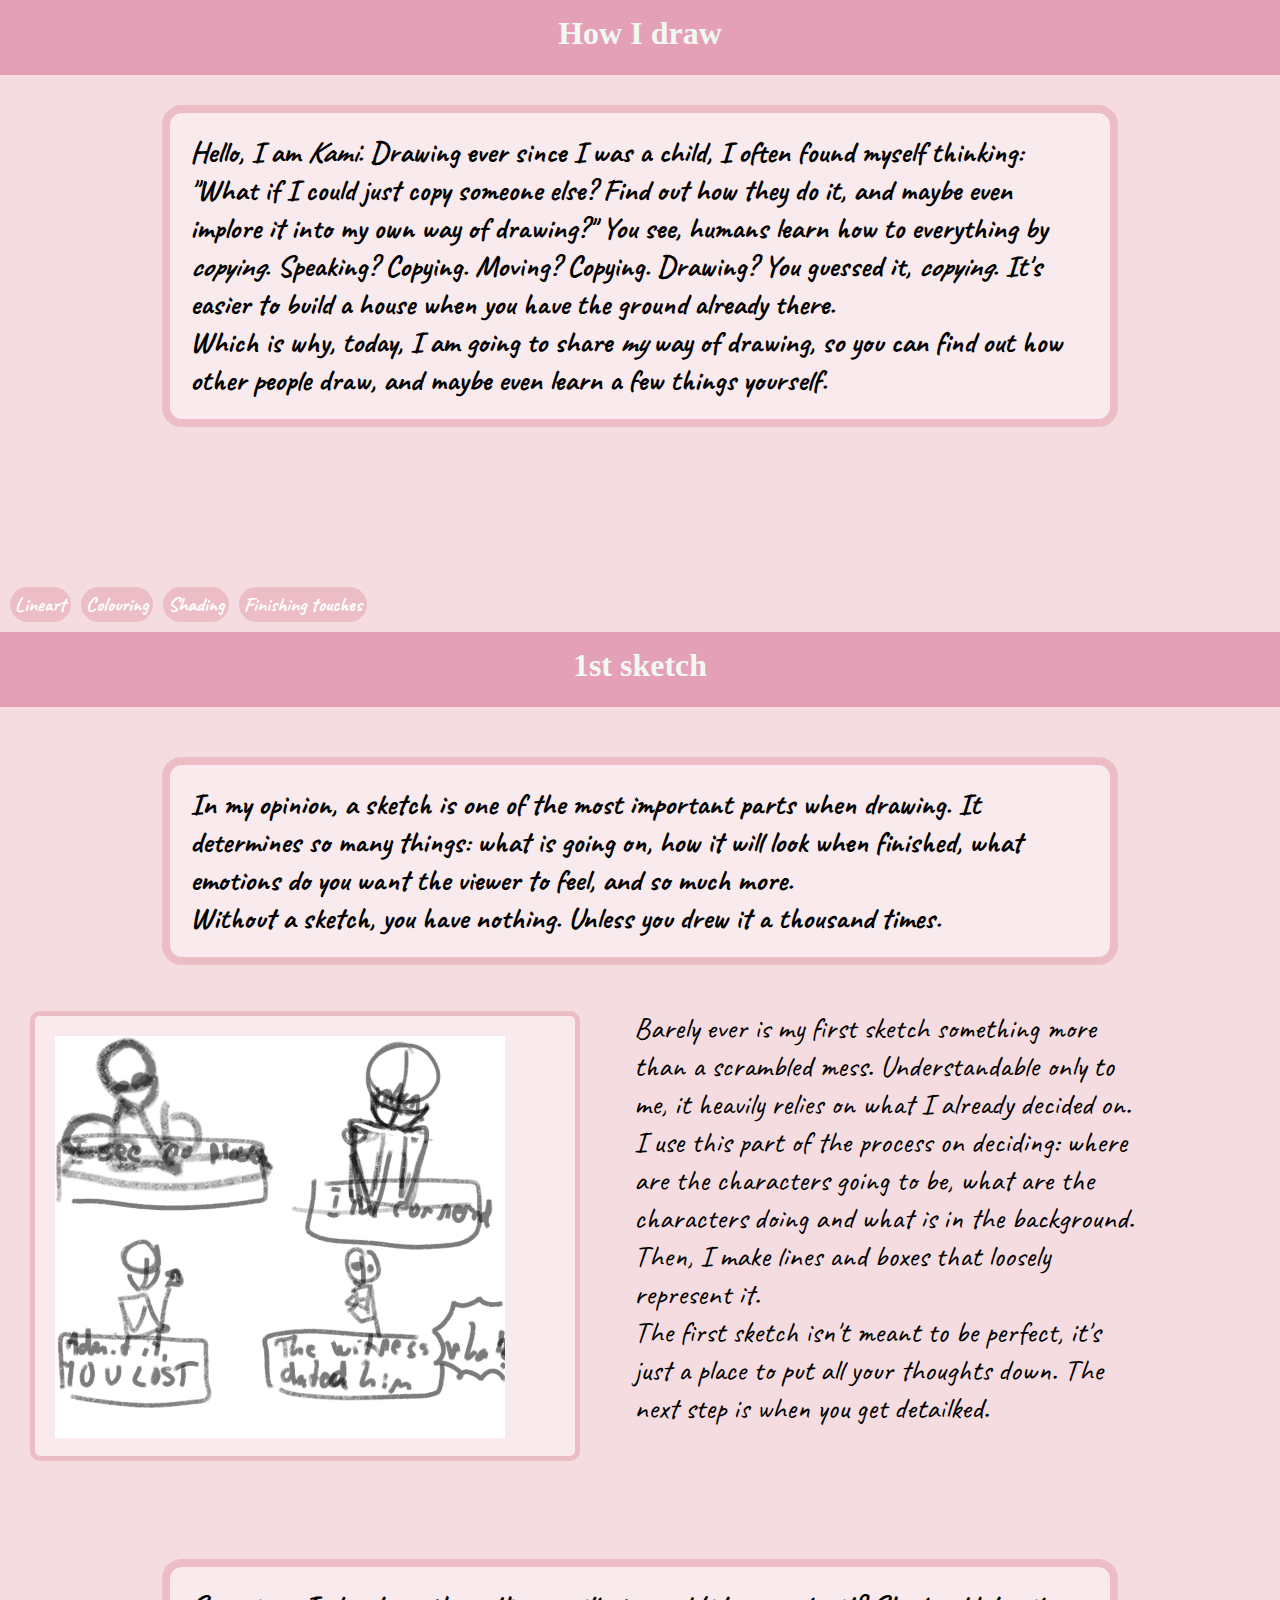
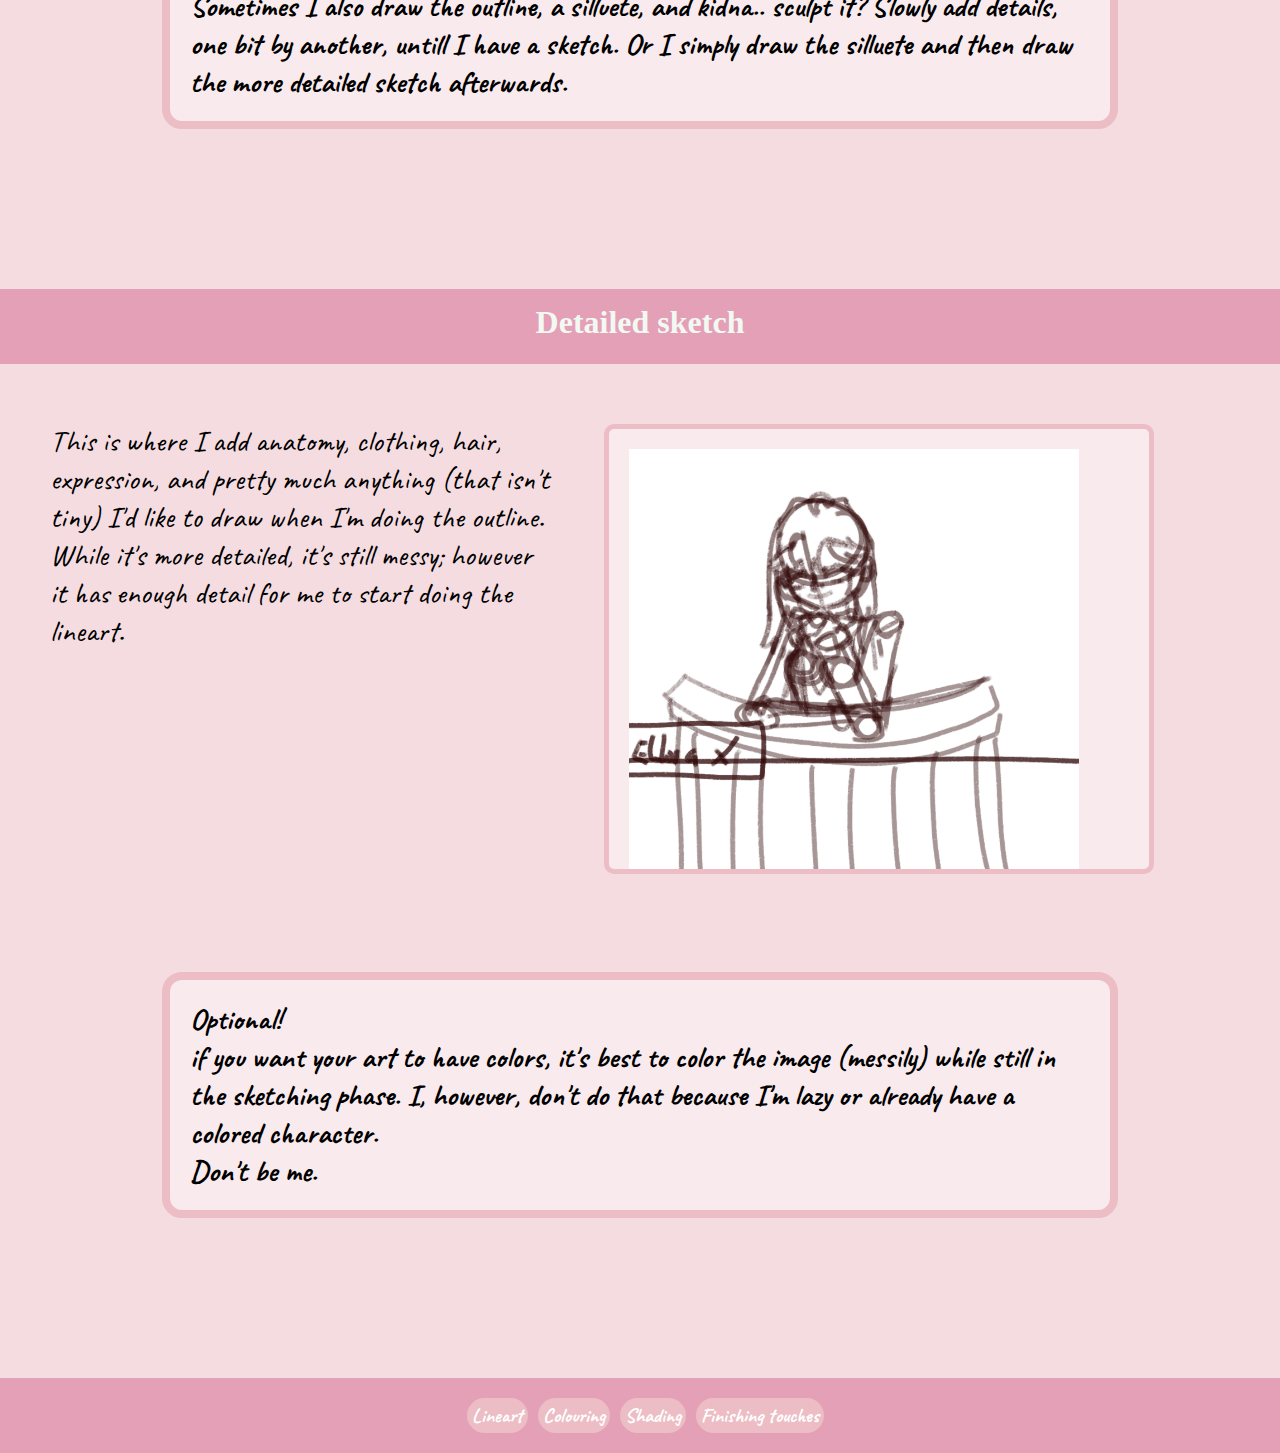
<file: index.html>
<head>
    <title>Shading</title>
    <link rel="stylesheet" href="main.css">
</head>

<body>

    <h1>How I draw</h1>
    <h2 class="comment">Hello, I am <em>Kami</em>. Drawing ever since I was a child, I often found myself thinking: "What if I could
    just copy someone else? Find out how they do it, and maybe even implore it into my own way of drawing?" You see,
    humans learn how to everything by <em>copying</em>. Speaking? Copying. Moving? Copying. Drawing? You guessed it,
    <em>copying</em>. It's easier to build a house when you have the ground already there. <br>
    Which is why, today, I am going to share <em>my</em> way of drawing, so you can find out how other people
    draw, and maybe even learn a few things yourself.</h2>
    <h1 class="block"><a class="margin" href="lineart.html">Lineart</a> <a href="Colouring.html">Colouring</a> <a href="Shading.html">Shading</a> <a href="Finishing touches.html">Finishing touches</a></h1>

    <h1>1st sketch</h1>
    <h2 class="small-margin">In my opinion, a sketch is one of the most important parts when drawing.
    It determines so many things: what is going on, how it will look when finished, what emotions do you want the viewer to feel, and so much more.
    <br>Without a sketch, you have nothing. Unless you drew it a thousand times.</h2>
    
    <div><img src="simple sketch.png" alt="4 awfull sketches">
    </div>
    <p>Barely ever is my first sketch something more than a scrambled mess. Understandable only to me, it heavily relies 
    on what I already decided on. I use this part of the process on deciding: where are the characters going to be, 
    what are the characters doing and what is in the background. Then, I make lines and boxes that loosely represent it.
    <br> The first sketch isn't meant to be perfect, it's just a place to put all your thoughts down. The next step is 
    when you get detailked.

    <h2>Sometimes I also draw the outline, a silluete, and kidna.. sculpt it? Slowly add details, one bit by
    another, untill I have a sketch. Or I simply draw the silluete and then draw the <strong>more detailed sketch</strong>
    afterwards.</h2>

    <h1>Detailed sketch</h1>
    <p>This is where I add anatomy, clothing, hair, expression, and pretty much anything (that isn't tiny) I'd like to draw when I'm doing the outline.
    While it's more detailed, it's still messy; however it has enough detail for me to start doing the lineart.
    </p>
    <div><img src="sketch.png" alt="sketch of a person"> </div>

    <h2><strong>Optional!</strong> <br> if you want your art to have colors, it's best to color the image (messily) while
    still in the sketching phase. I, however, don't do that because I'm lazy or already have a colored character.
    <br> Don't be me.</h2>
        

    <h1 class="no-bottom"><a class="margin" href="lineart.html">Lineart</a> <a href="Colouring.html">Colouring</a> <a href="Shading.html">Shading</a> <a href="Finishing touches.html">Finishing touches</a></h1>

</body>
</file>
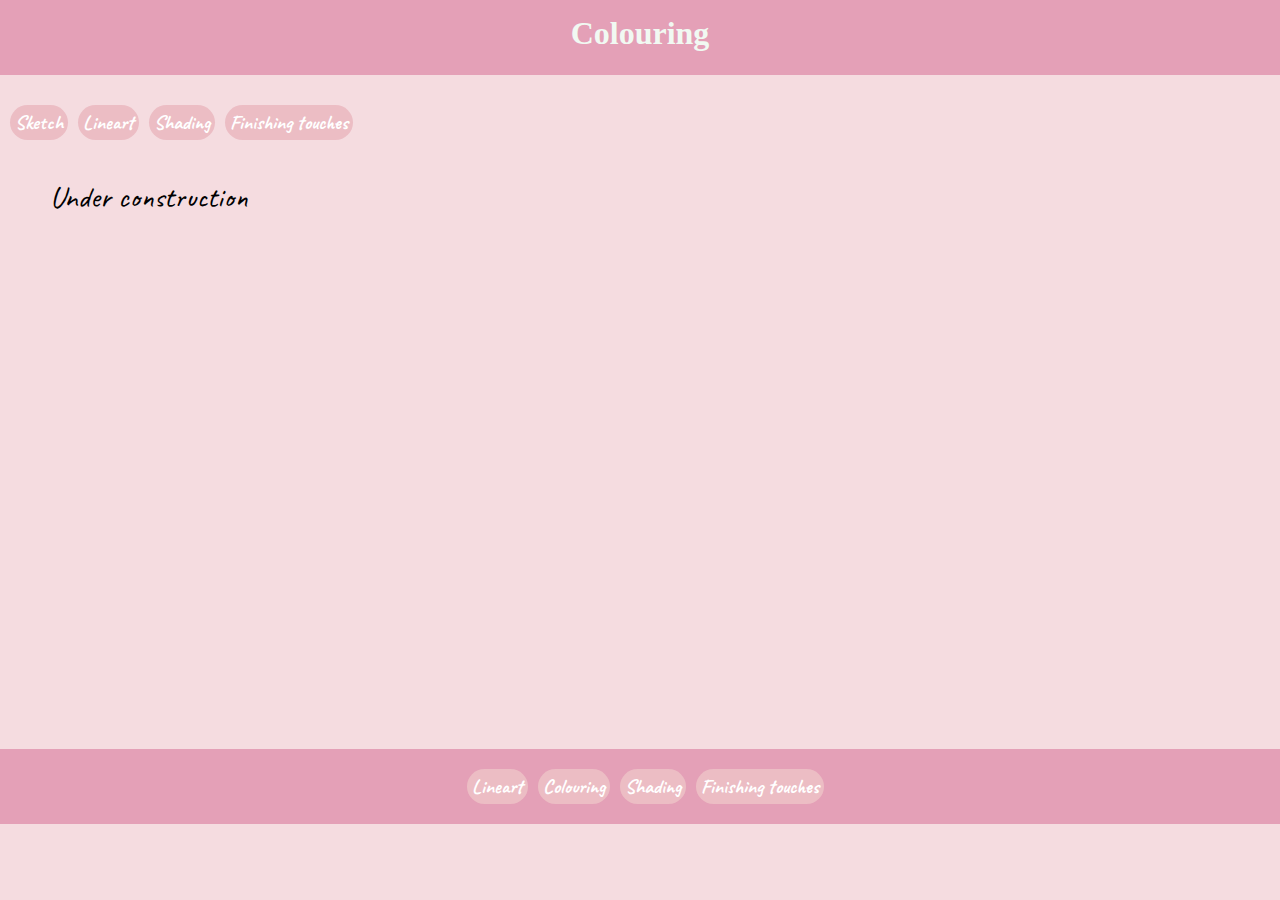
<file: Colouring.html>
<head>
    <link rel="stylesheet" href="main.css">
    <title>Colouring</title>
</head>
<body>
    <h1>Colouring</h1>
    <h1 class="block"><a class="margin" href="index.html">   Sketch</a> <a href="lineart.html">Lineart</a> <a href="Shading.html">Shading</a> <a href="Finishing touches.html">Finishing touches</a></h1>
    <p>Under construction</p>
    <!--<h1 class="block"><a class="margin" href="index.html">Sketch</a> <a href="lineart.html">Lineart</a> <a href="Shading.html">Shading</a> <a href="Finishing touches.html">Finishing touches</a></h1>
    <p>Often I already have a character I just color-pick from, however there are many instances where I have to choose a
    colour pallete, or even choose my own. When this happens, I either first draw balls of that color and see how well they
    fit each other, or messily colour in the character and change the colours till they fit (and if I can't get them to fit
    , I either cry, give up, or look for other colour palletes). There isn't much to say about this process as most of it
    is praying to the colour theory and brute forcing it; one of the reasons I rather choose colour palletes than choose my
    own colours.
    </p>-->
    <h1 class="no-bottom"><a class="margin" href="lineart.html">Lineart</a> <a href="Colouring.html">Colouring</a> <a href="Shading.html">Shading</a> <a href="Finishing touches.html">Finishing touches</a></h1>
</body>
</file>
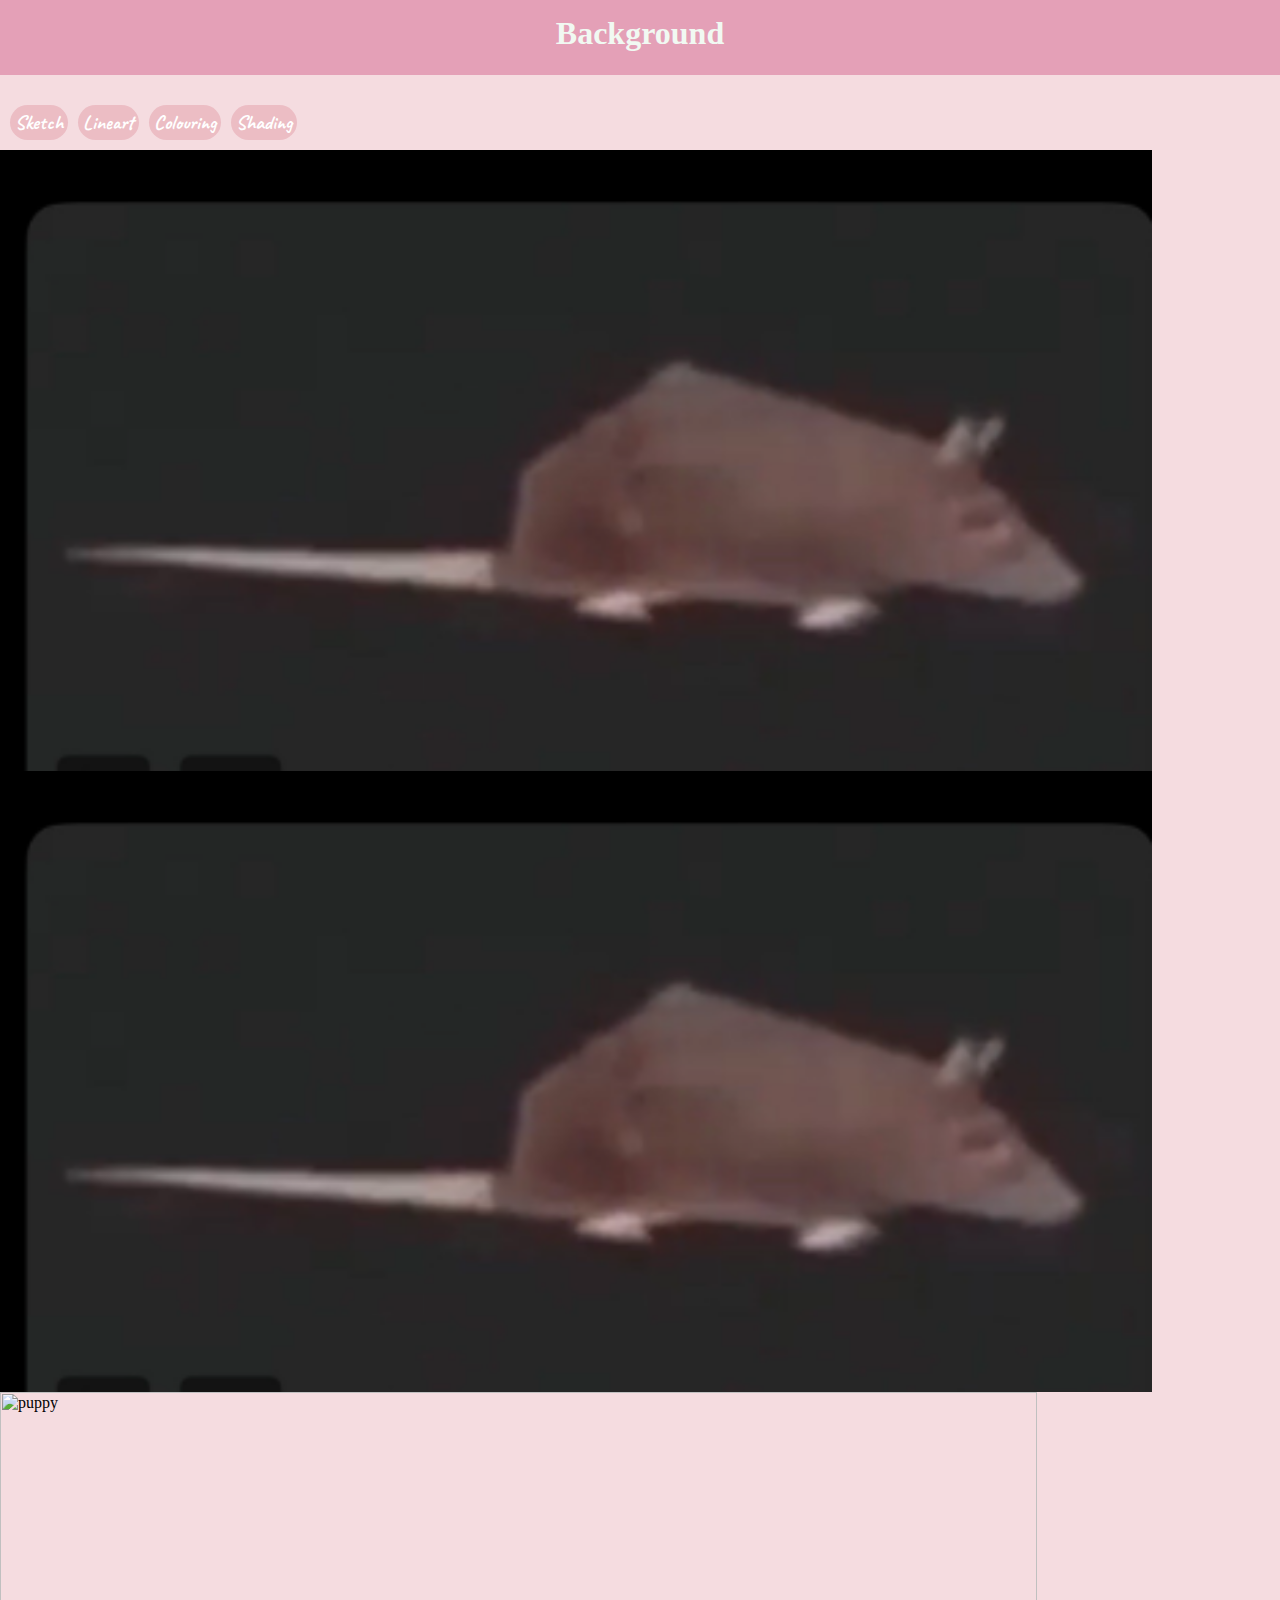
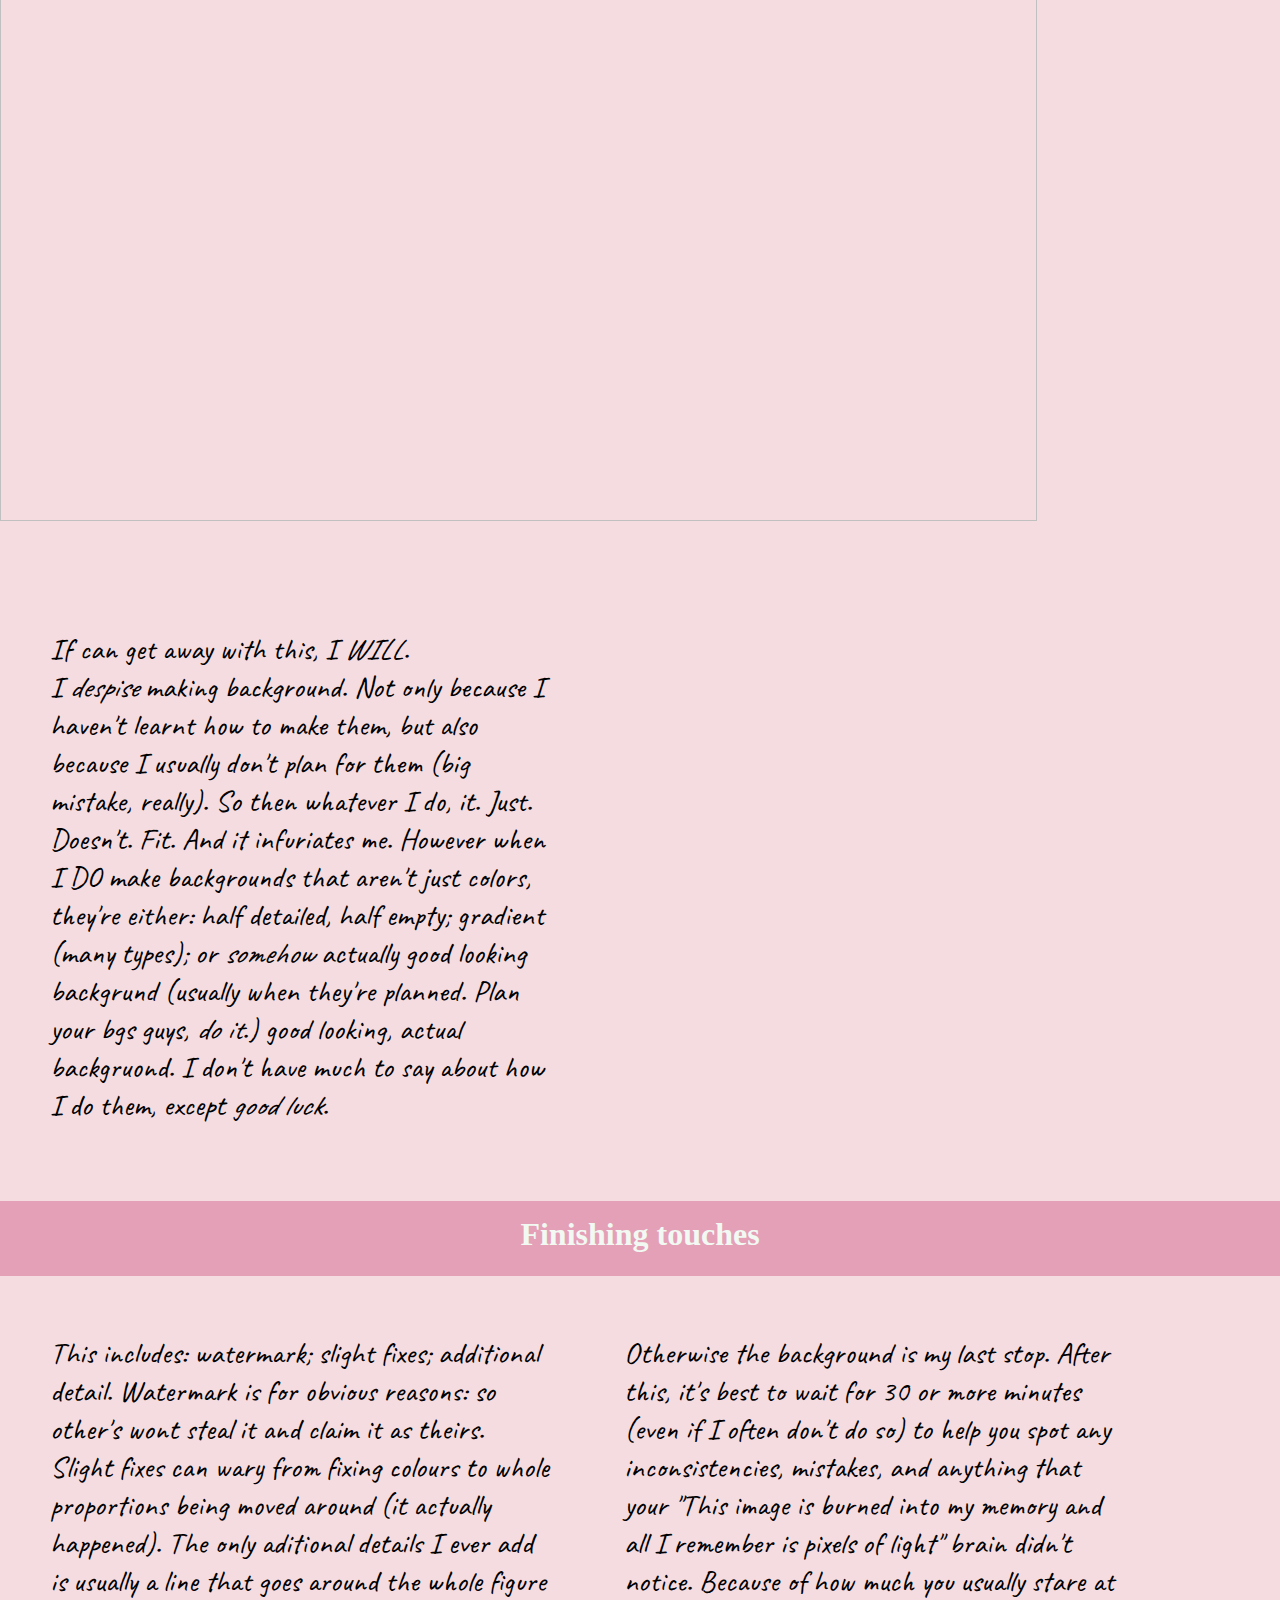
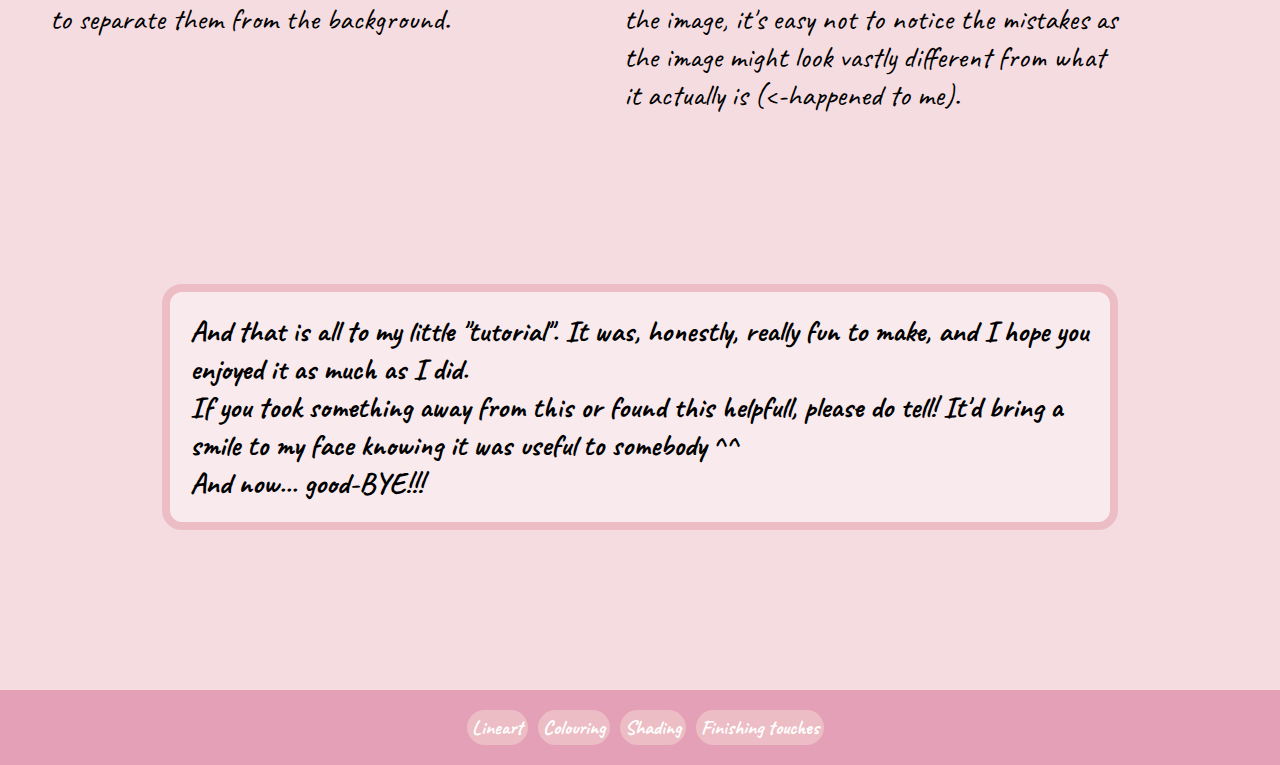
<file: Finishing touches.html>
<html>
    <head>
        <title>Finishing touches</title>
        <link rel="stylesheet" href="main.css">
    </head>
    <body>
        <h1> Background</h1>
        <h1 class="block"><a class="margin" href="index.html">Sketch</a> <a href="lineart.html">Lineart</a> <a href="Colouring.html">Colouring</a> <a href="Shading.html">Shading</a></h1>



        <img src="rat.png">
        <img class="right" src="rat.png"
        <div>
            <img href="puppy.png" alt="puppy">    
        </div>
        <p> If can get away with this, I <em>WILL</em>. <br>
        I <em>despise</em> making background. Not only because I haven't learnt how to make them, but also because I
        usually don't plan for them (big mistake, really). So then whatever I do, it. Just. Doesn't. Fit. And it infuriates me.
        However when I DO make backgrounds that aren't just colors, they're either: half detailed, half empty; gradient (many types);
        or <em>somehow</em> actually good looking backgrund (usually when they're planned. Plan your bgs guys, <em>do it</em>.) 
        good looking, actual backgruond. I don't have much to say about how I do them, except <em>good luck</em>.</p>

        <h1>Finishing touches</h1>
        <p>This includes: watermark; slight fixes; additional detail.
        Watermark is for obvious reasons: so other's wont steal it and claim it as theirs. Slight fixes can wary from fixing colours
        to whole proportions being moved around (it actually happened). The only aditional details I ever add is usually
        a line that goes around the whole figure to separate them from the background.</p>
        
        <p>Otherwise the background is my last stop.
        After this, it's best to wait for 30 or more minutes (even if I often don't do so) to help you spot any inconsistencies,
            mistakes, and anything that your "This image is burned into my memory and all I remember is pixels of light" brain didn't notice.
        Because of how much you usually stare at the image, it's easy not to notice the mistakes as the image might look 
        vastly different from what it actually is (<-happened to me).
        </p>
        

        <h2>And that is all to my little "tutorial". It was, honestly, really fun to make, and I hope you enjoyed it as much as I did. <br>
        If you took something away from this or found this helpfull, please do tell! It'd bring a smile to my face knowing
        it was useful to somebody ^^ <br>
        And now... good-BYE!!! </h2>
        <h1 class="no-bottom"><a class="margin" href="lineart.html">Lineart</a> <a href="Colouring.html">Colouring</a> <a href="Shading.html">Shading</a> <a href="Finishing touches.html">Finishing touches</a></h1>
    </body>
</html>
</file>
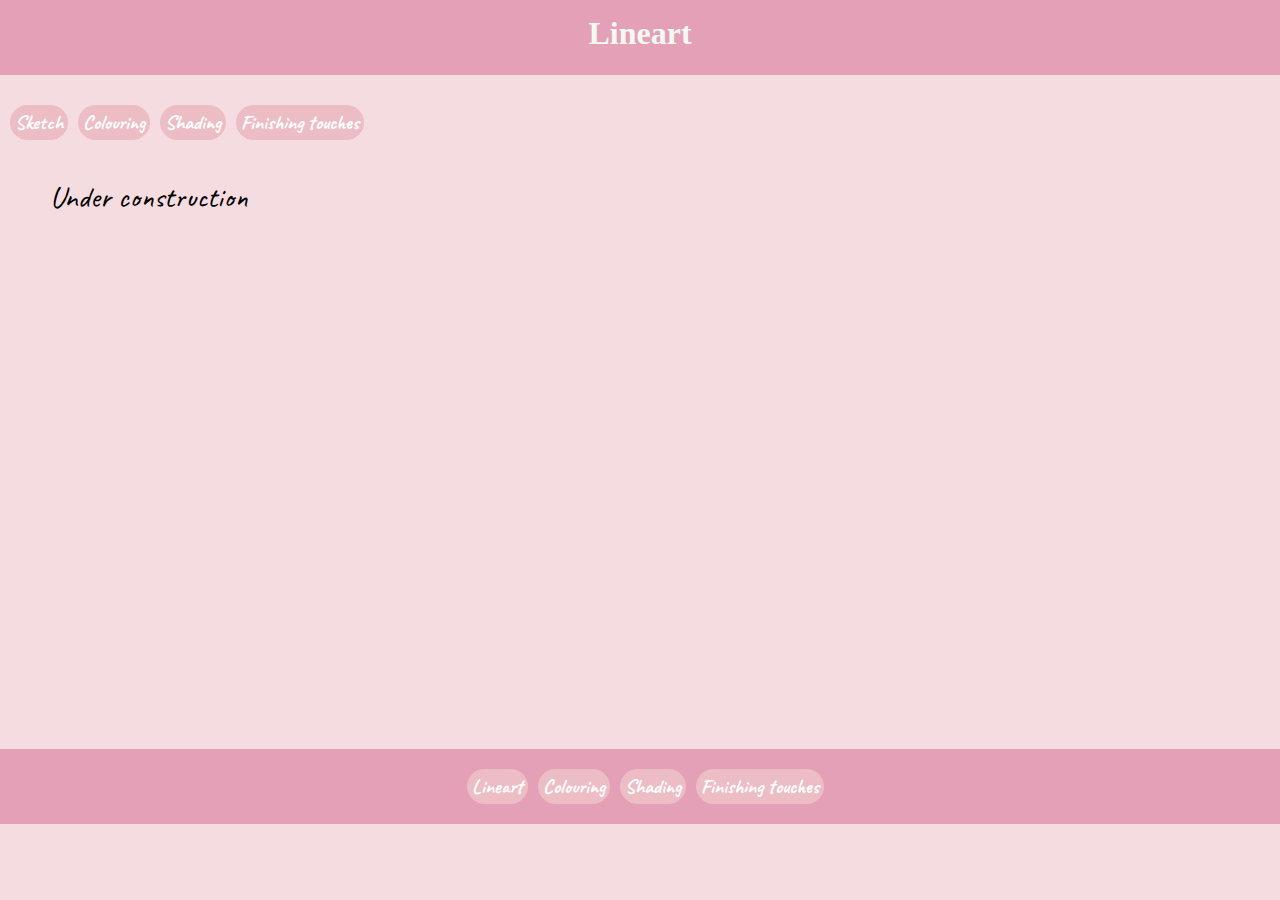
<file: lineart.html>
<html>
    <head>
        <link rel="stylesheet" href="main.css">
    <title>Lineart</title>
    </head>
    <body>
        <h1>Lineart</h1>

        <h1 class="block"><a class="margin" href="index.html">Sketch</a> <a href="Colouring.html">Colouring</a> <a href="Shading.html">Shading</a> <a href="Finishing touches.html">Finishing touches</a></h1>
        
        <p>Under construction</p>

        <!--
            <p>Upon finishing my sketch, I finally start drawing lineart. I often go through my brushes to see which one fits the best.
            Upon choosing my brush, I go over the sketch and try to make it presentable. Where there were messy lines now lay clean,
             precise lines. I don't know how to explain it, but I pretty much clean it up and add details. Barely ever do I actually
            draw something vastly different from my sketch, as that would cause much trouble down the line (e.g not fitting the anatomy,
             not well thought out, looking off. If I ever <em>do</em> draw something different from the sketch, I make another sketch
             solely for that).</p>
             
            <p>I use multiple layers, incase something doesn't fit or needs changing, and at the end clean up my lines (because they're
            digging into other lines). For details, I use lighter lines, and for something important (e.g. the hand) I use bolder lines.
            This helps direct the viewer's attention towards what I want them to see, instead of creating a chaos of "where should I look? What is more imporant?".
            There are more ways to do this, like the construction of the piece, however I often forget to do them.</p>-->
        <h1 class="no-bottom"><a class="margin" href="lineart.html">Lineart</a> <a href="Colouring.html">Colouring</a> <a href="Shading.html">Shading</a> <a href="Finishing touches.html">Finishing touches</a></h1>
    </body>
</html>
</file>
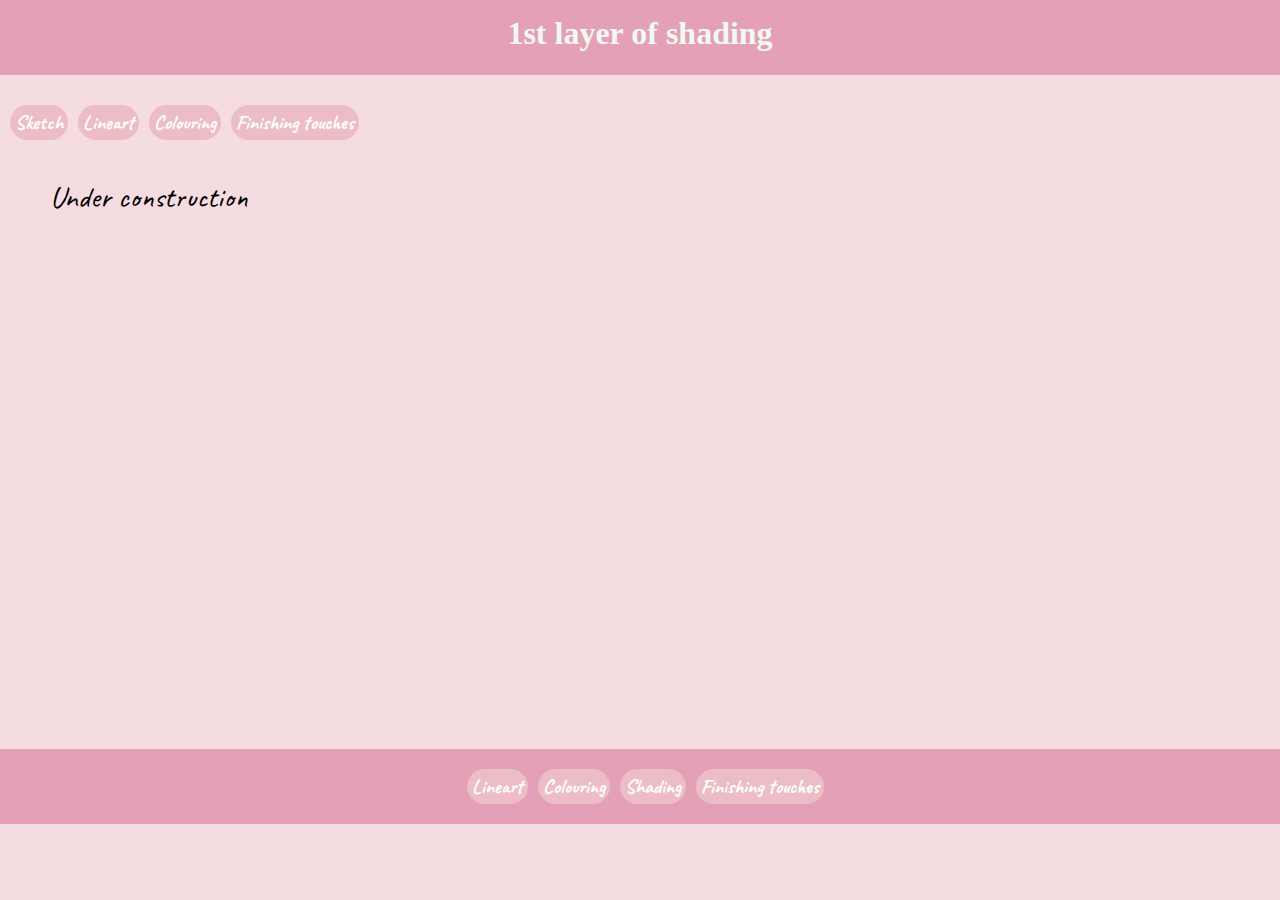
<file: Shading.html>
<head>
    <title>Shading</title>
    <link rel="stylesheet" href="main.css">
</head>
<body>
    <h1>1st layer of shading</h1>
    <h1 class="block"><a class="margin" href="index.html">Sketch</a> <a href="lineart.html">Lineart</a> <a href="Colouring.html">Colouring</a> <a href="Finishing touches.html">Finishing touches</a></h1>
    <p>Under construction</p>
        <h1 class="no-bottom"><a class="margin" href="lineart.html">Lineart</a> <a href="Colouring.html">Colouring</a> <a href="Shading.html">Shading</a> <a href="Finishing touches.html">Finishing touches</a></h1>
</body>
</file>
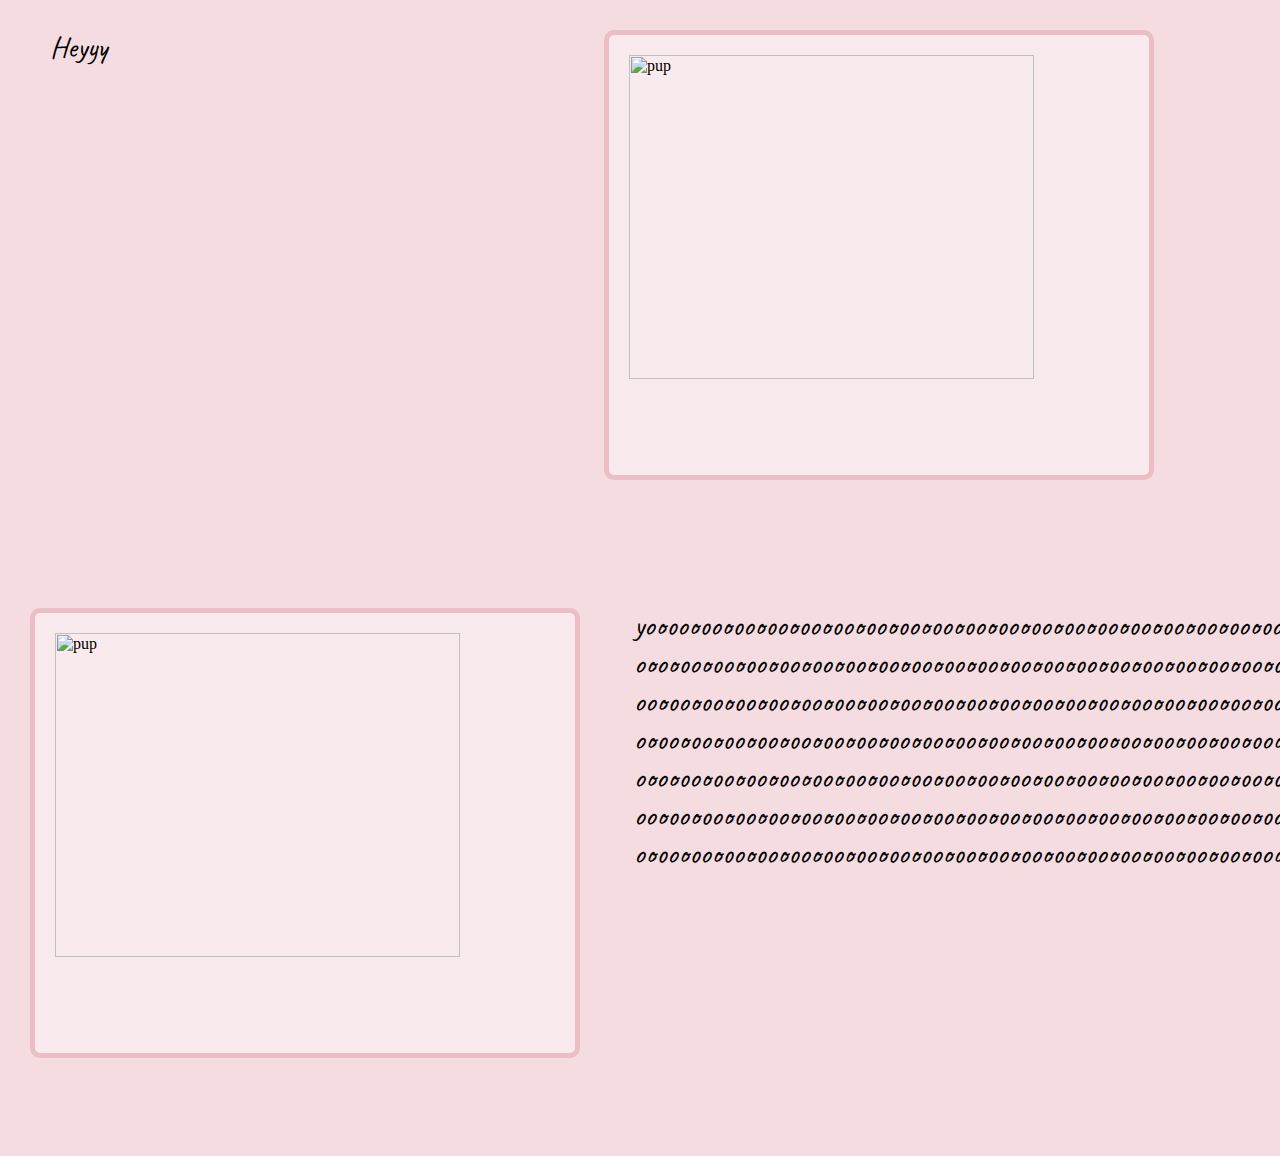
<file: test.html>
<head>
    <title>Test</title>
    <link rel="stylesheet" href="main.css">
</head>
<body>
    <p>Heyyy</p>
    <div>
        <img href="puppy.g" alt="pup">
    </div>
    <div><img href="puppy.png" alt="pup"> </div>
    <p>yoooooooooooooooooooooooooooooooooooooooooooooooooooooooooooooooooooooooooooooooooo
    oooooooooooooooooooooooooooooooooooooooooooooooooooooooooooooooooooooooooooooooooooooooooooooo
    oooooooooooooooooooooooooooooooooooooooooooooooooooooooooooooooooooooooooooooooooooooooooooooo
    oooooooooooooooooooooooooooooooooooooooooooooooooooooooooooooooooooooooooooooooooooooooooooooo
    oooooooooooooooooooooooooooooooooooooooooooooooooooooooooooooooooooooooooooooooooooooooooooooo
    oooooooooooooooooooooooooooooooooooooooooooooooooooooooooooooooooooooooooooooooooooooooooooooo
    oooooooooooooooooooooooooooooooooooooooooooooooooooooooooooooooooooooooooooooooooooooooooooooo</p>
</body>
</file>
<file: main.css>
@import url('https://fonts.googleapis.com/css2?family=Playwrite+HU');
@import url('https://fonts.googleapis.com/css2?family=Caveat');
@import url('https://fonts.googleapis.com/css2?family=Puppies+Play');


body {
    margin: 0px;
    background-color: rgb(245,220,224);
}

div {
    border: 5px solid rgb(236,189,196);
    background-color: rgb(249,234,237);
    width: 500px;
    height: 400px;
    margin-left: 30px;
    padding: 20px;
    border-radius: 10px;
    display: inline-block;
    vertical-align: top;
    margin-top: 30px;
}

span {

}

p {
    width: 500px;
    height: 500px;
    margin-left: 30px;
    padding: 20px;
    font-size: 30px;
    font-family: 'Caveat';
    display: inline-block;
    vertical-align: top;
    margin-top: 8px;
}

h1 {
    width: 100%;
    background-color: rgb(	228,160,183);
    color: rgb(241, 249, 242);
    height: 60px;
    text-align: center;
    vertical-align: center;
    padding-top: 15px;
    margin-bottom: 30px;
}

h2 {
    border: 8px solid rgb(236,189,196);
    padding: 20px 20px;
    background-color: rgb(249,234,237);
    border-radius: 20px;
    font-family: 'Caveat';
    font-size: 30px;
    width: 900px;
    margin-left: auto;
    margin-right: auto;
    margin-top: 0px;
    margin-bottom: 160;
}

.comment {
    color: auto;
}

a {
    border: 0px solid rgb(200,225,204);
    background-color: rgb(236,189,196);
    color: white;
    border-radius: 80px;
    padding: 5px;
    text-decoration: none;
    font-family: 'Caveat';
    font-size: 20px;
    font-weight: bold;
    margin-left: 2px;
}

img {
    width: 90%;
    float: center;
    vertical-align: center;
}

.margin {
    margin-left: 10px;
}

.no-bottom {
    margin-bottom: 0px;
}

.block {
    display: block;
    background-color: rgb(245,220,224);
    height: 20px;
    margin-top: -20px;
    text-align: left;
}

.small-margin {
    margin-bottom: 16px;
    margin-top: 50px;
}
</file>
